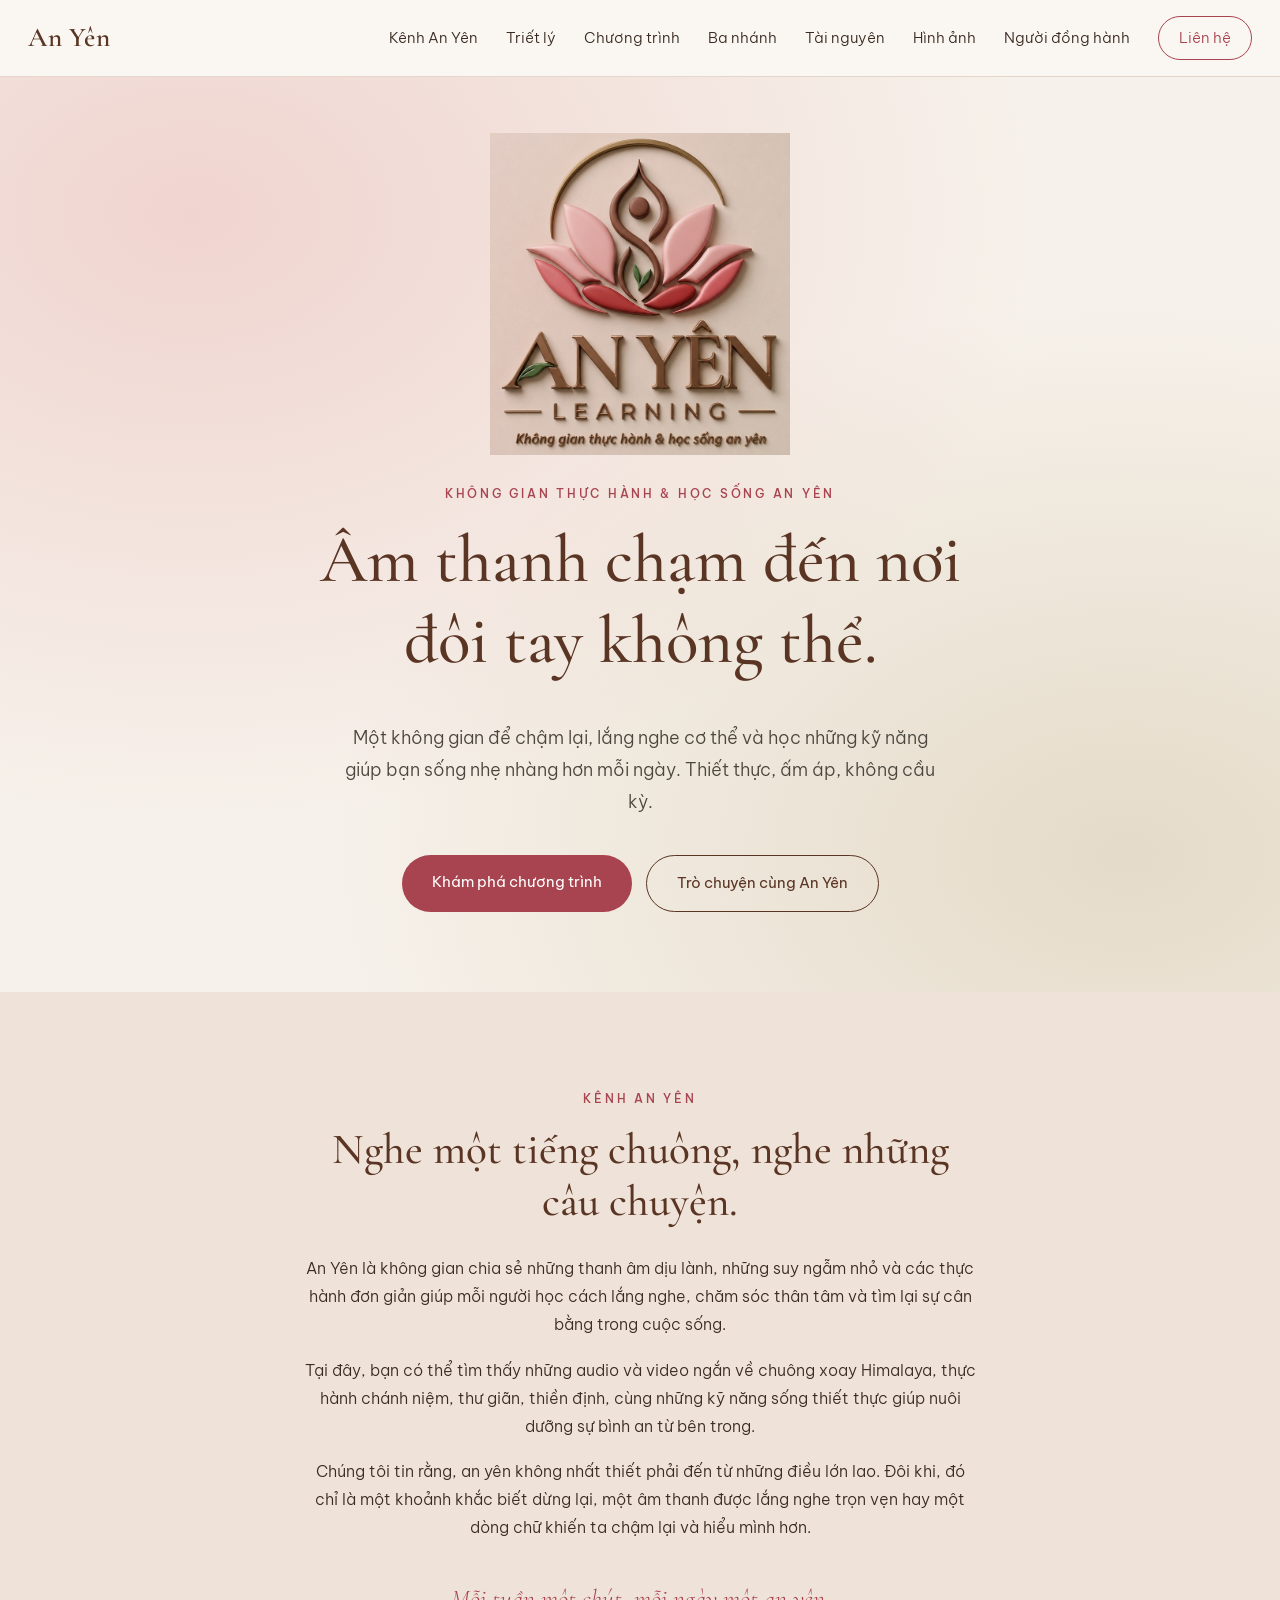
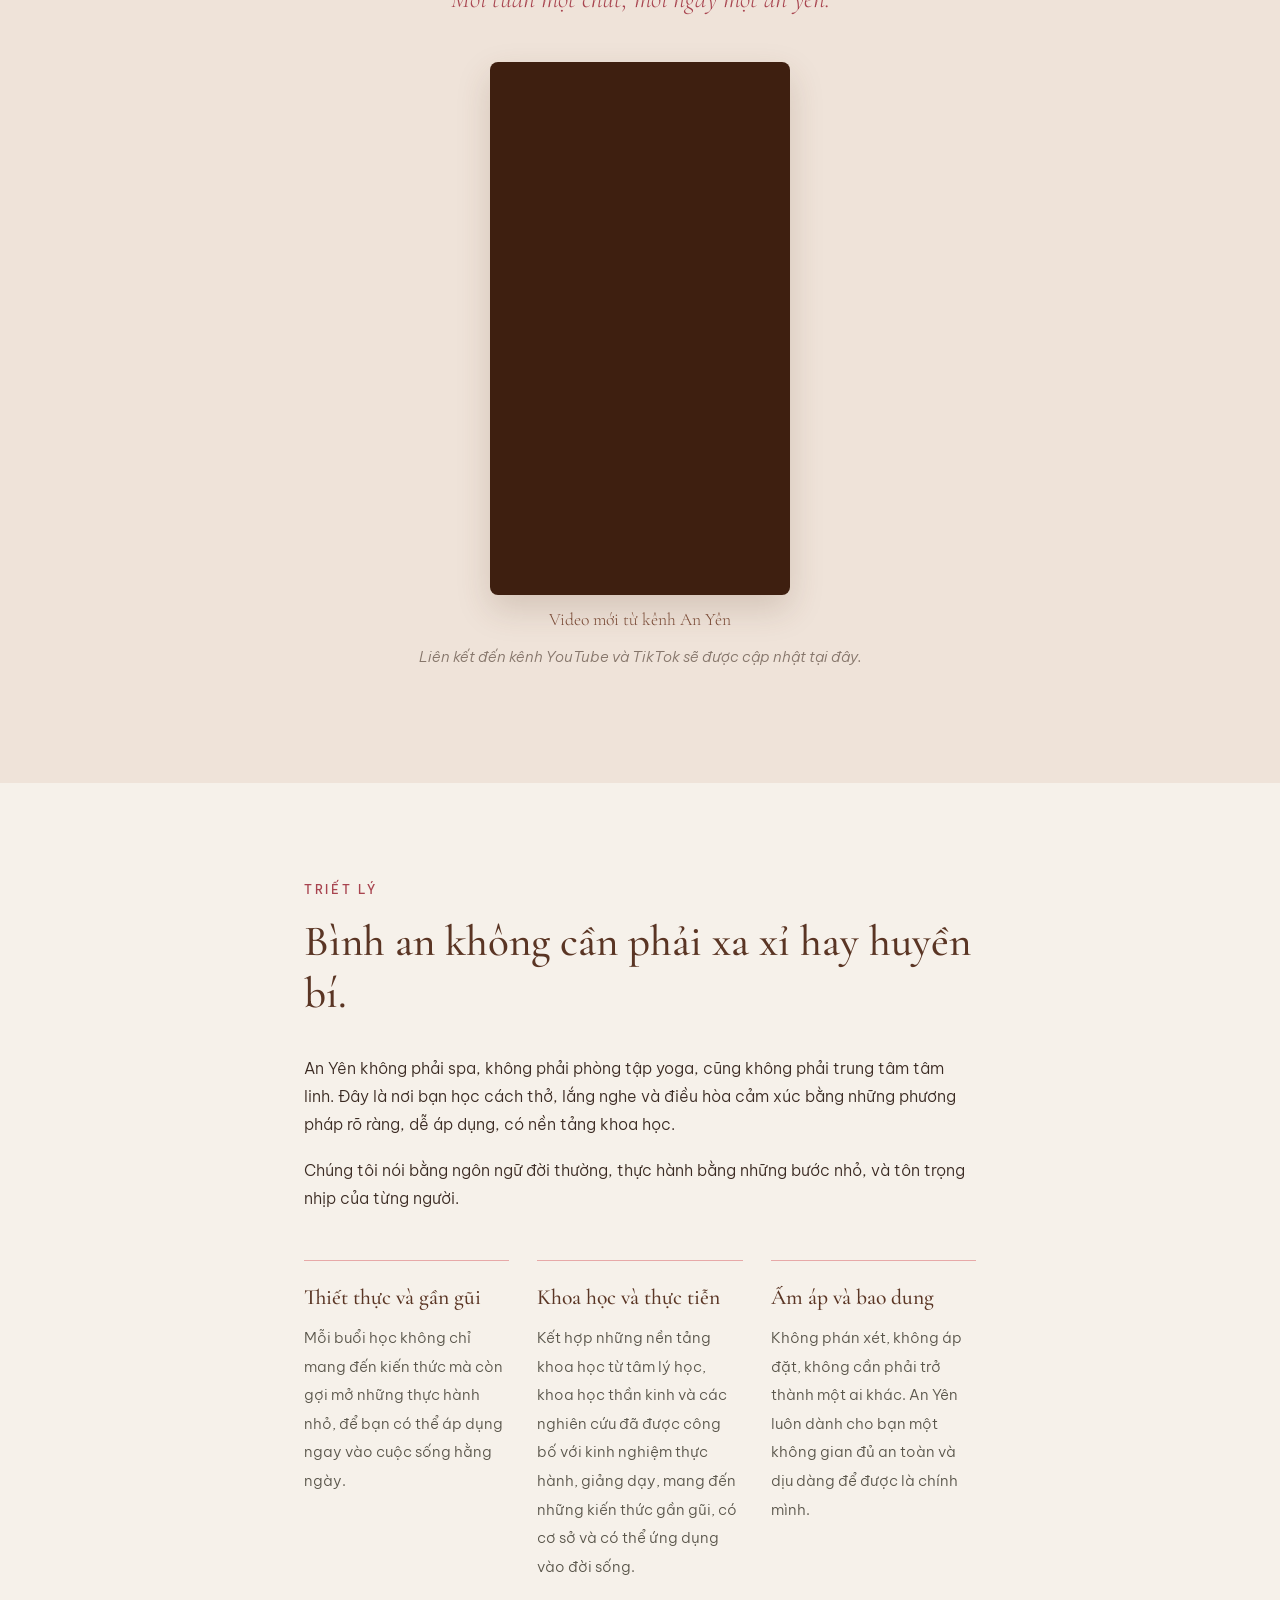
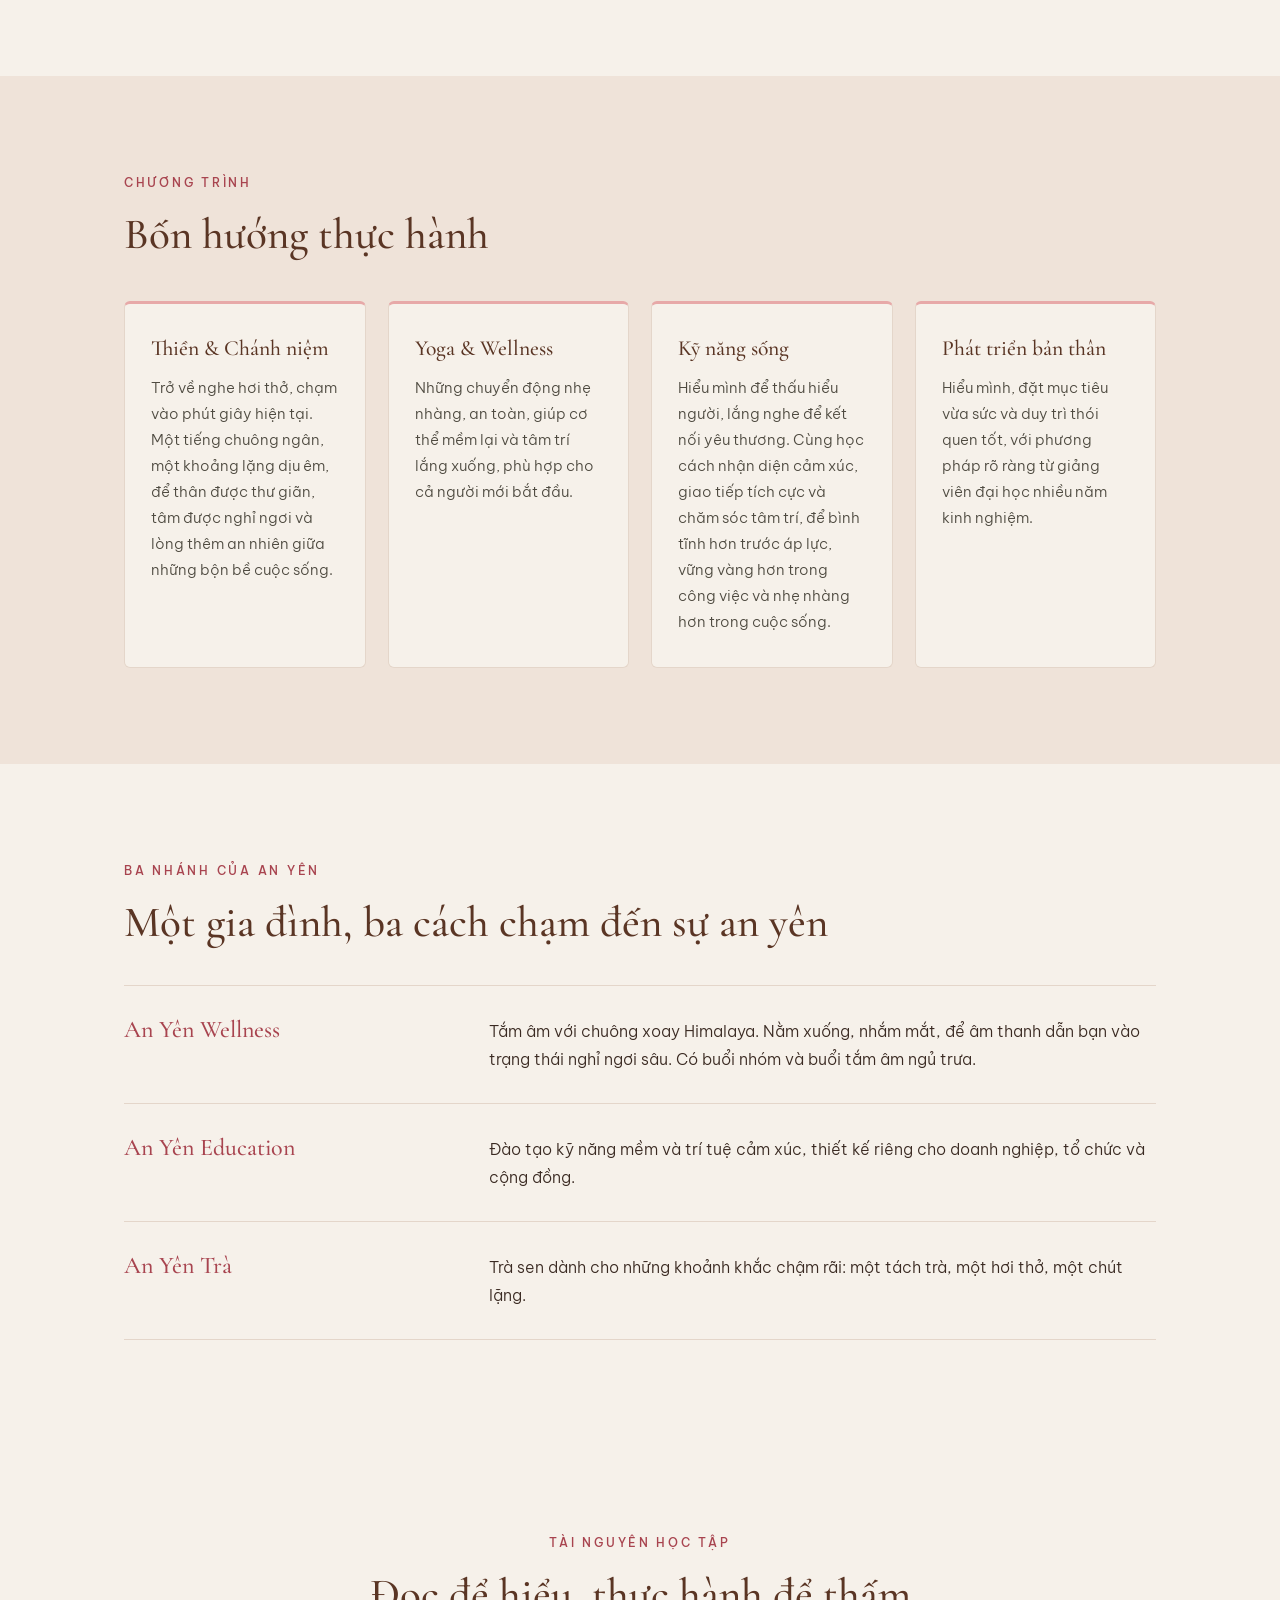
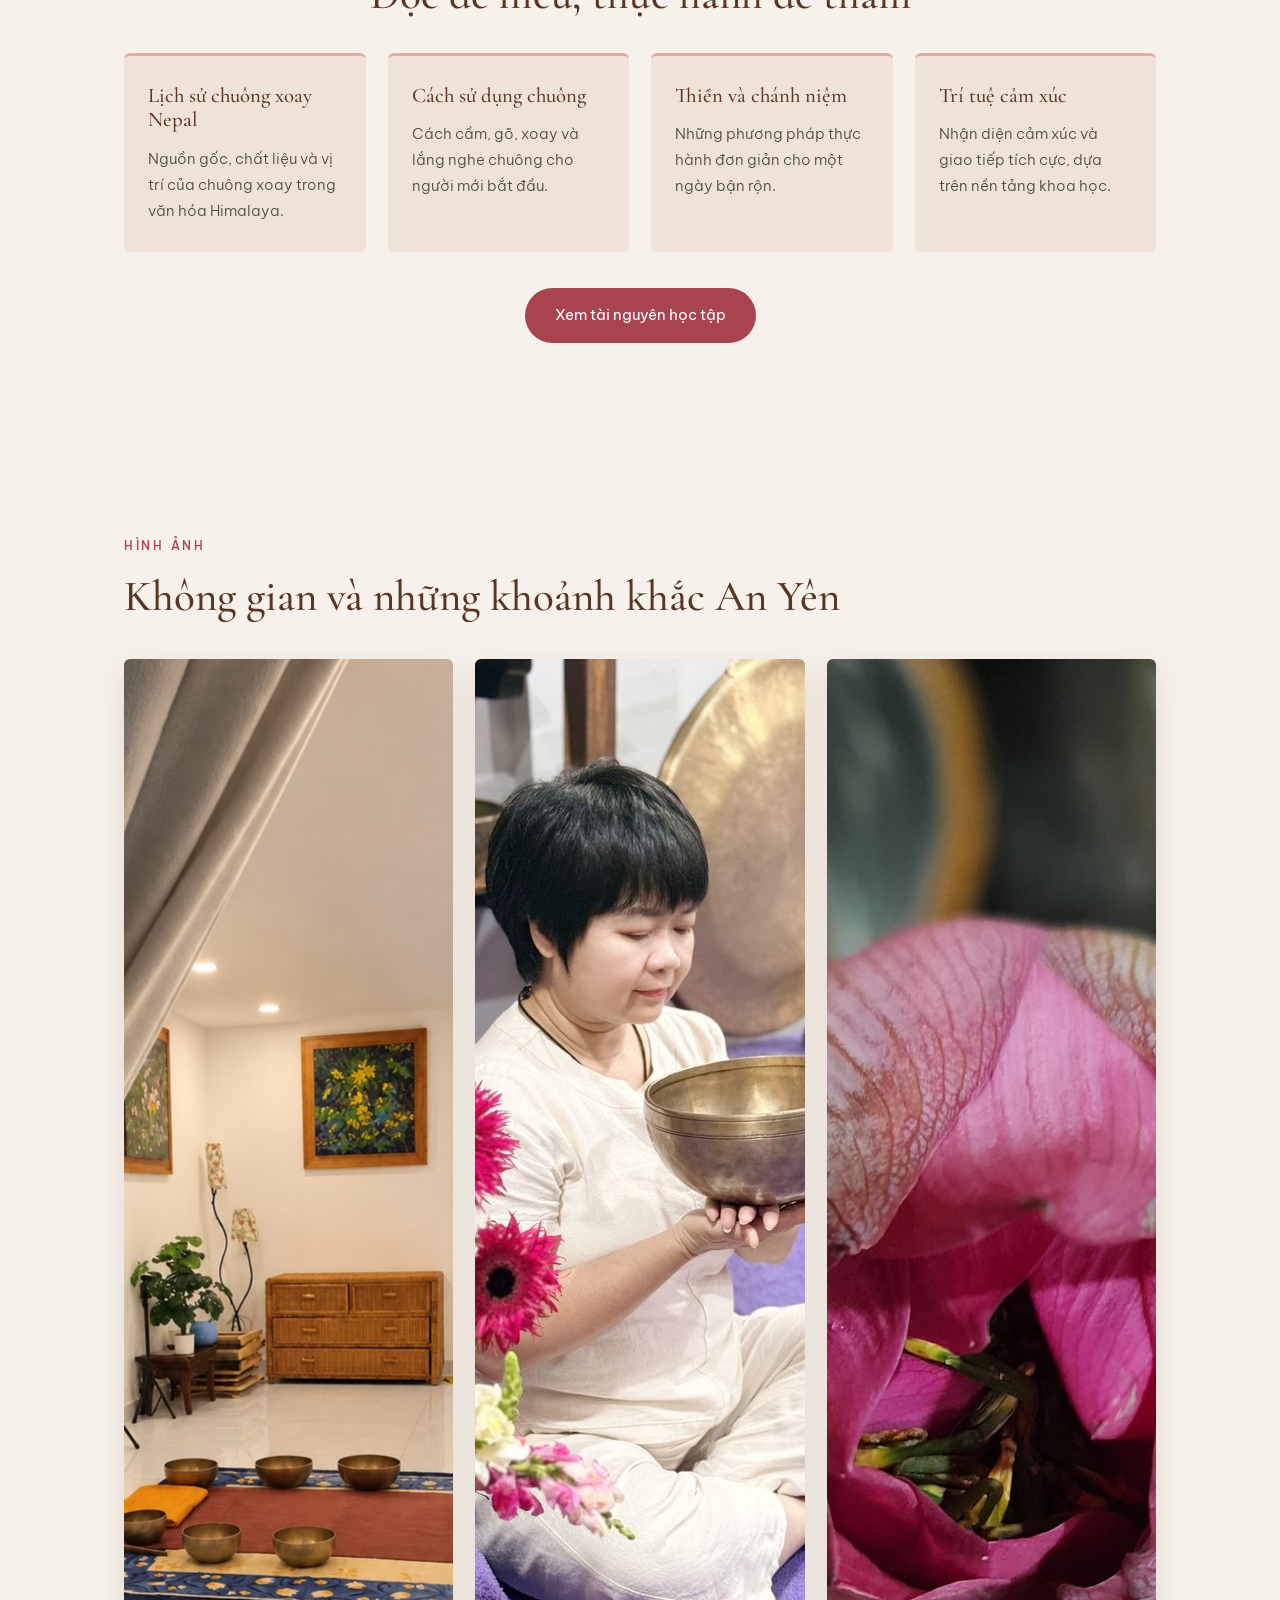
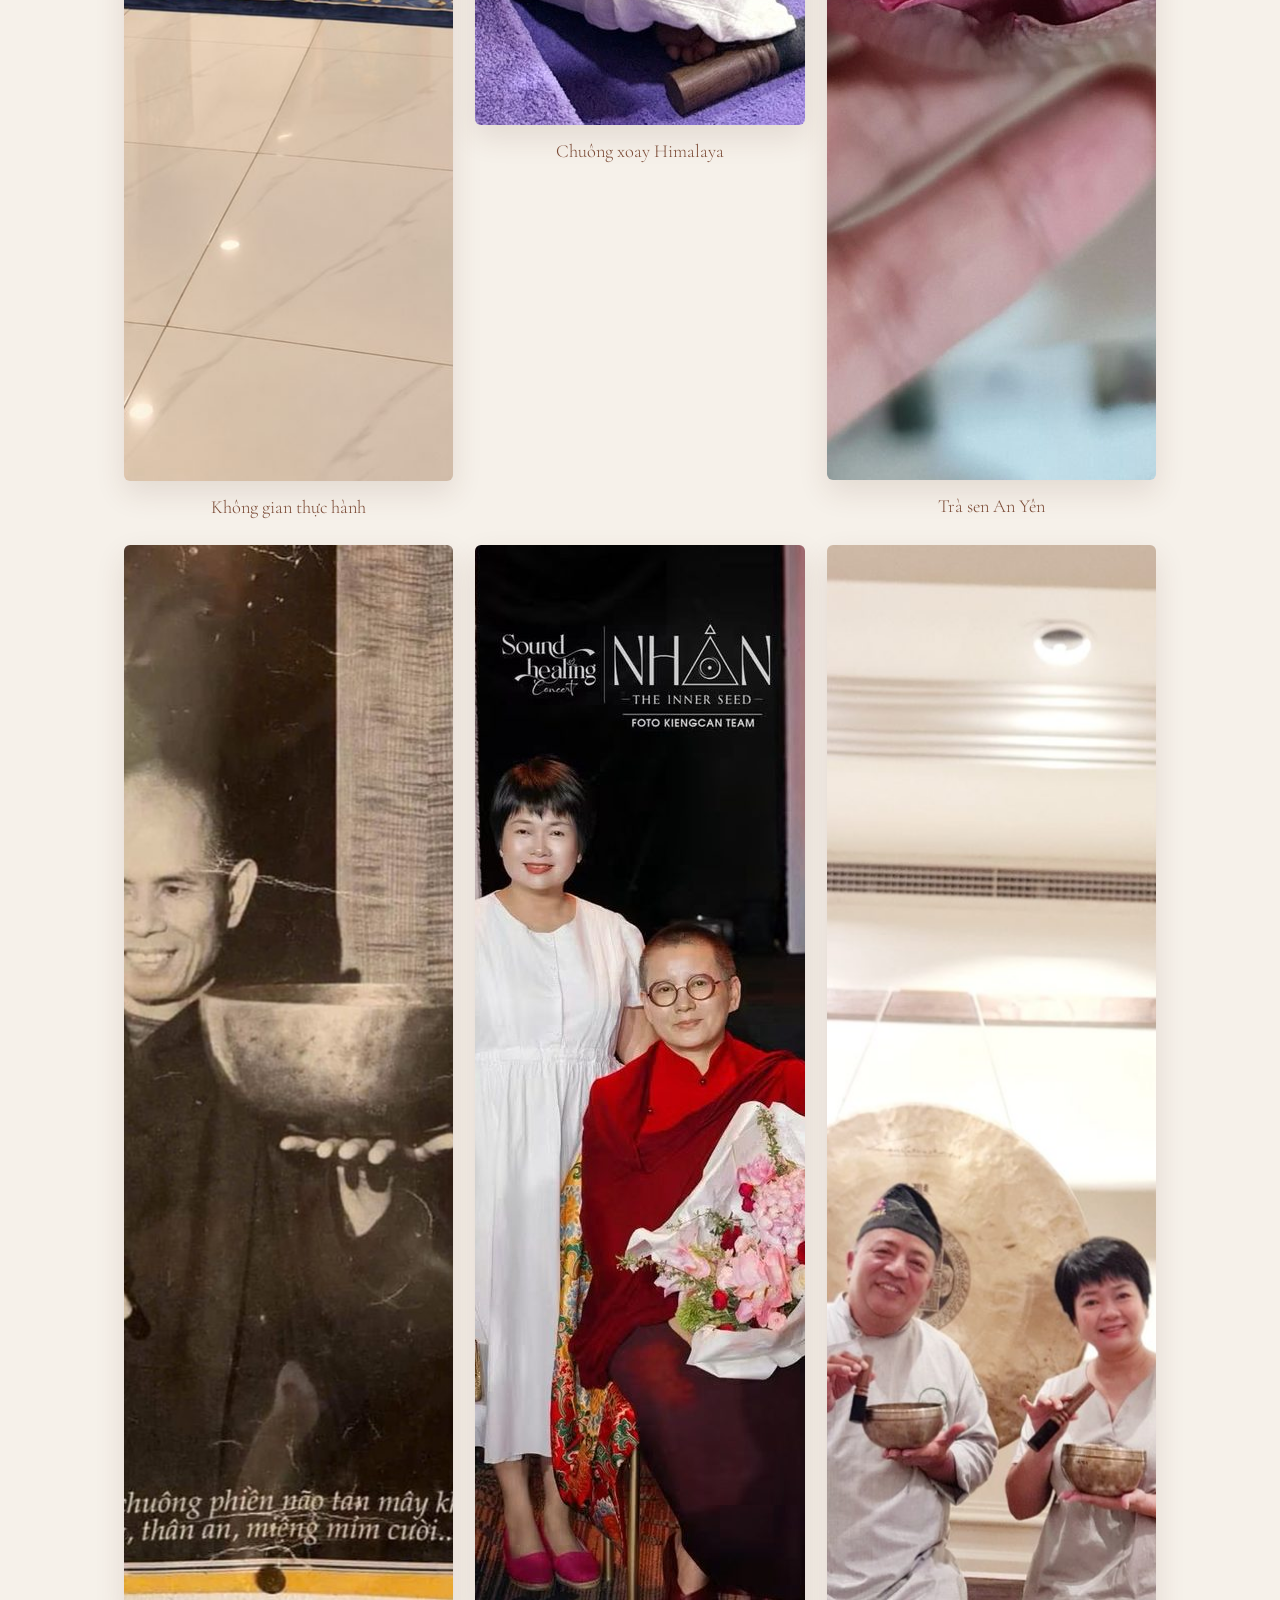
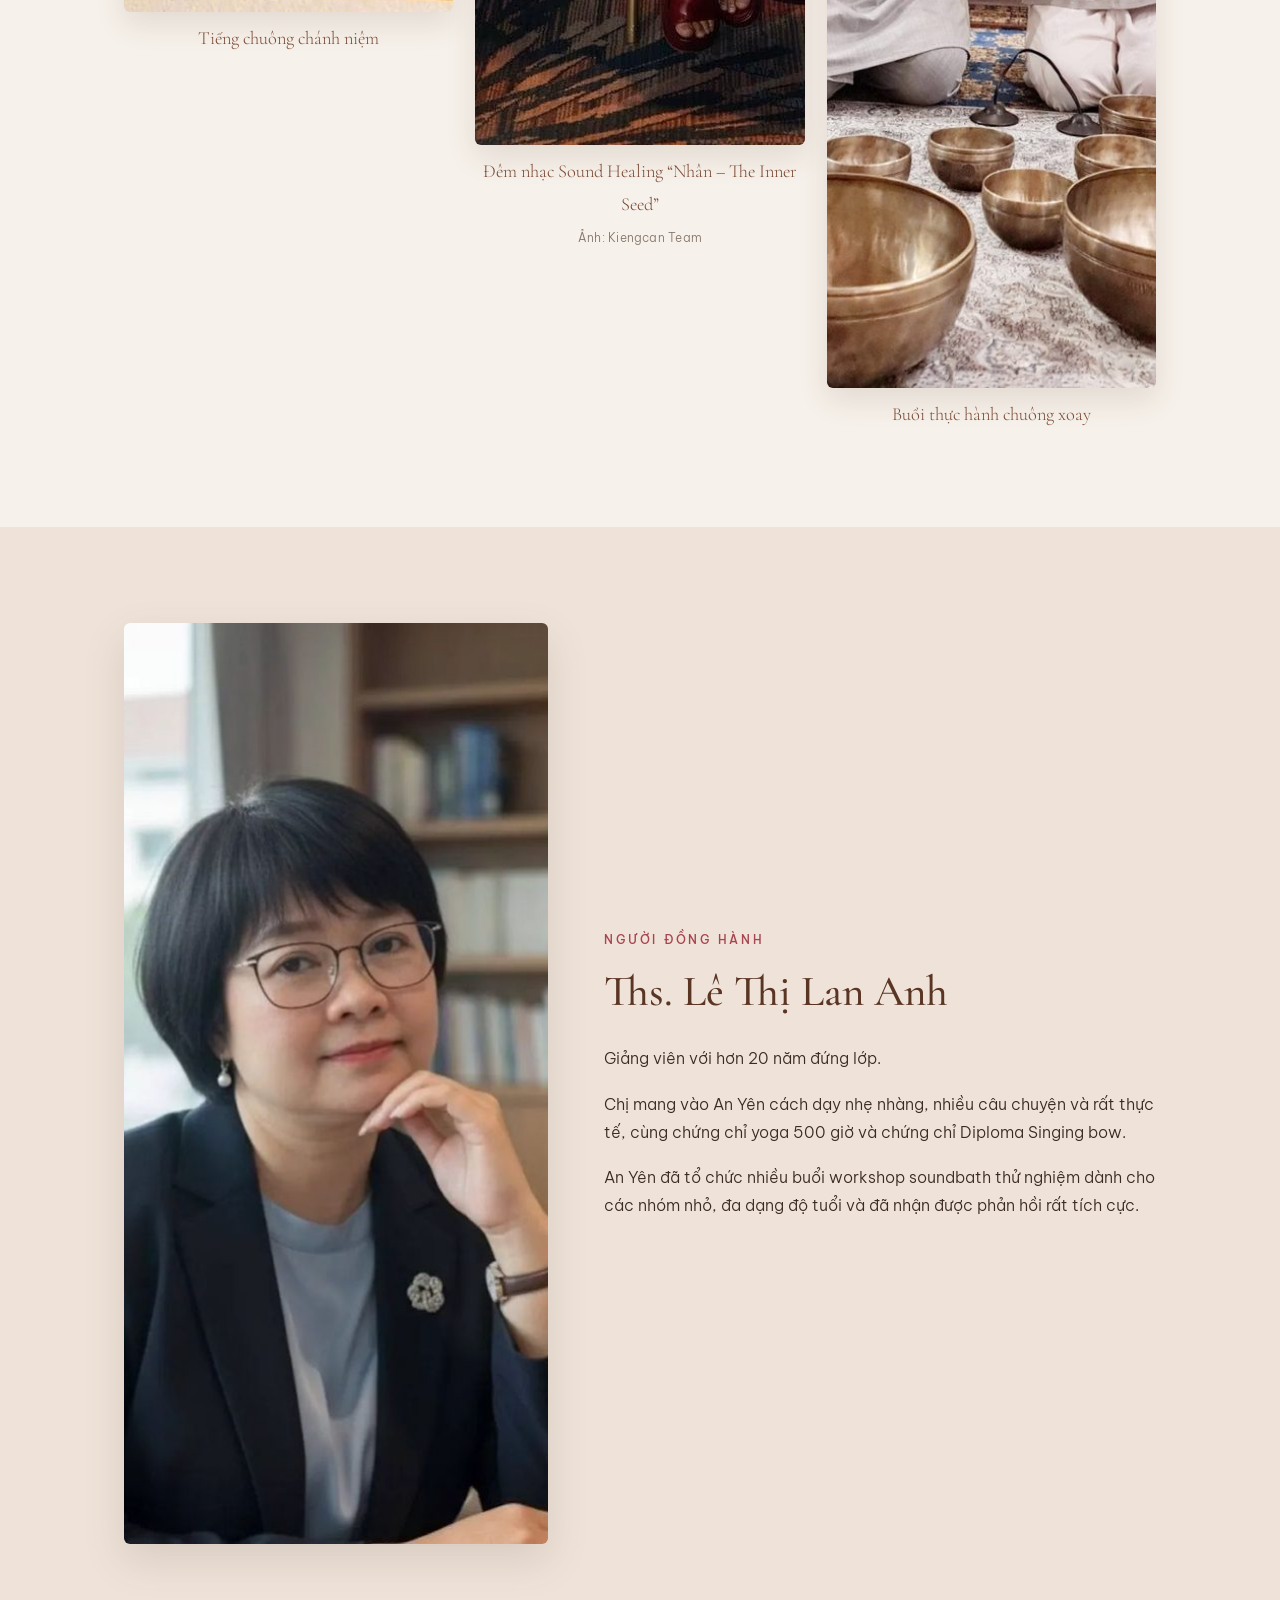
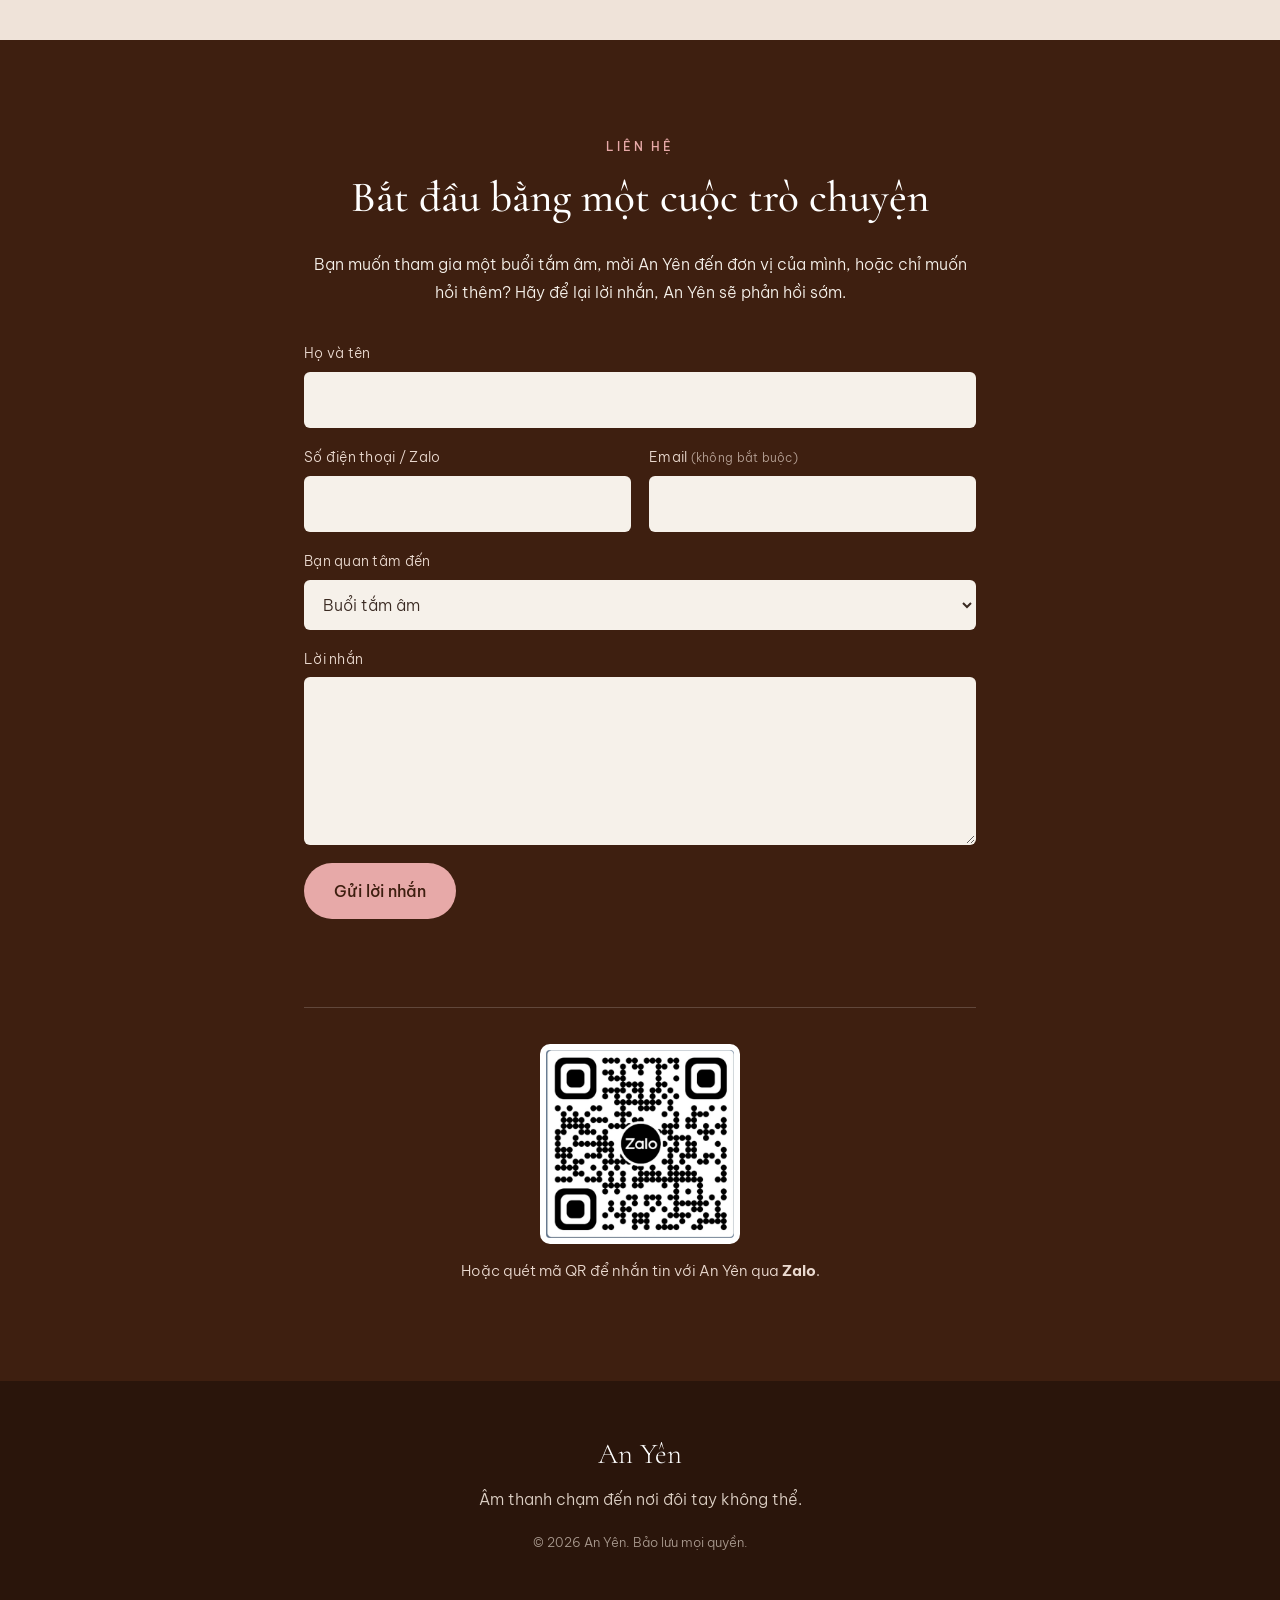
<file: index.html>
<!DOCTYPE html>
<html lang="vi">
<head>
  <meta charset="utf-8">
  <meta name="viewport" content="width=device-width, initial-scale=1">
  <title>An Yên – Thực hành chánh niệm, kỹ năng sống và phát triển bản thân</title>
  <meta name="description" content="An Yên: không gian thực hành chánh niệm, tắm âm, yoga và kỹ năng mềm. Thiết thực, ấm áp, dựa trên bằng chứng.">
  <meta property="og:title" content="An Yên">
  <meta property="og:description" content="Âm thanh chạm đến nơi đôi tay không thể.">
  <meta property="og:type" content="website">
  <link rel="preconnect" href="https://fonts.googleapis.com">
  <link rel="preconnect" href="https://fonts.gstatic.com" crossorigin>
  <link href="https://fonts.googleapis.com/css2?family=Be+Vietnam+Pro:wght@300;400;500&family=Cormorant+Garamond:ital,wght@0,400;0,500;0,600;1,400&display=swap" rel="stylesheet">
  <meta name="theme-color" content="#f6f1ea">
  <link rel="stylesheet" href="style.css">
</head>
<body>

<header class="site-header">
  <a class="brand" href="#top" aria-label="An Yên – về đầu trang">An Yên</a>
  <button class="nav-toggle" aria-label="Mở menu" aria-expanded="false" aria-controls="menu">
    <span></span><span></span>
  </button>
  <nav id="menu" class="nav">
    <a href="#kenh-an-yen">Kênh An Yên</a>
    <a href="#triet-ly">Triết lý</a>
    <a href="#chuong-trinh">Chương trình</a>
    <a href="#nhanh">Ba nhánh</a>
    <a href="tai-nguyen/">Tài nguyên</a>
    <a href="#hinh-anh">Hình ảnh</a>
    <a href="#nguoi-dong-hanh">Người đồng hành</a>
    <a class="nav-cta" href="#lien-he">Liên hệ</a>
  </nav>
</header>

<main id="top">

  <!-- 1. Hero -->
  <section class="hero">
    <div class="hero-inner">
      <img class="hero-logo" src="images/logo-an-yen.jpg" alt="Logo An Yên Learning – Không gian thực hành và học sống an yên" width="760" height="817">
      <p class="eyebrow">Không gian thực hành &amp; học sống an yên</p>
      <h1>Âm thanh chạm đến nơi<br>đôi tay không thể.</h1>
      <p class="lead">Một không gian để chậm lại, lắng nghe cơ thể và học những kỹ năng giúp bạn sống nhẹ nhàng hơn mỗi ngày. Thiết thực, ấm áp, không cầu kỳ.</p>
      <div class="actions">
        <a class="btn btn-primary" href="#chuong-trinh">Khám phá chương trình</a>
        <a class="btn btn-ghost" href="#lien-he">Trò chuyện cùng An Yên</a>
      </div>
    </div>
  </section>

  <!-- Kênh An Yên (đưa lên đầu trang) -->
  <section id="kenh-an-yen" class="section channel">
    <div class="wrap narrow">
      <p class="eyebrow">Kênh An Yên</p>
      <h2>Nghe một tiếng chuông, nghe những câu chuyện.</h2>
      <p>An Yên là không gian chia sẻ những thanh âm dịu lành, những suy ngẫm nhỏ và các thực hành đơn giản giúp mỗi người học cách lắng nghe, chăm sóc thân tâm và tìm lại sự cân bằng trong cuộc sống.</p>
      <p>Tại đây, bạn có thể tìm thấy những audio và video ngắn về chuông xoay Himalaya, thực hành chánh niệm, thư giãn, thiền định, cùng những kỹ năng sống thiết thực giúp nuôi dưỡng sự bình an từ bên trong.</p>
      <p>Chúng tôi tin rằng, an yên không nhất thiết phải đến từ những điều lớn lao. Đôi khi, đó chỉ là một khoảnh khắc biết dừng lại, một âm thanh được lắng nghe trọn vẹn hay một dòng chữ khiến ta chậm lại và hiểu mình hơn.</p>
      <p class="channel-motto">Mỗi tuần một chút, mỗi ngày một an yên.</p>
      <div class="video-row">
        <figure class="video-card">
          <div class="video-frame">
            <iframe src="https://www.youtube-nocookie.com/embed/xoZICOoYcsc" title="Video từ kênh An Yên" loading="lazy" allow="accelerometer; encrypted-media; gyroscope; picture-in-picture" allowfullscreen referrerpolicy="strict-origin-when-cross-origin"></iframe>
          </div>
          <figcaption>Video mới từ kênh An Yên</figcaption>
        </figure>
      </div>
      <p class="muted">Liên kết đến kênh YouTube và TikTok sẽ được cập nhật tại đây.</p>
    </div>
  </section>

  <!-- 2. Triết lý -->
  <section id="triet-ly" class="section philosophy">
    <div class="wrap narrow">
      <p class="eyebrow">Triết lý</p>
      <h2>Bình an không cần phải xa xỉ hay huyền bí.</h2>
      <p>An Yên không phải spa, không phải phòng tập yoga, cũng không phải trung tâm tâm linh. Đây là nơi bạn học cách thở, lắng nghe và điều hòa cảm xúc bằng những phương pháp rõ ràng, dễ áp dụng, có nền tảng khoa học.</p>
      <p>Chúng tôi nói bằng ngôn ngữ đời thường, thực hành bằng những bước nhỏ, và tôn trọng nhịp của từng người.</p>
      <ul class="pillars">
        <li><strong>Thiết thực và gần gũi</strong><span>Mỗi buổi học không chỉ mang đến kiến thức mà còn gợi mở những thực hành nhỏ, để bạn có thể áp dụng ngay vào cuộc sống hằng ngày.</span></li>
        <li><strong>Khoa học và thực tiễn</strong><span>Kết hợp những nền tảng khoa học từ tâm lý học, khoa học thần kinh và các nghiên cứu đã được công bố với kinh nghiệm thực hành, giảng dạy, mang đến những kiến thức gần gũi, có cơ sở và có thể ứng dụng vào đời sống.</span></li>
        <li><strong>Ấm áp và bao dung</strong><span>Không phán xét, không áp đặt, không cần phải trở thành một ai khác. An Yên luôn dành cho bạn một không gian đủ an toàn và dịu dàng để được là chính mình.</span></li>
      </ul>
    </div>
  </section>

  <!-- 3. Chương trình -->
  <section id="chuong-trinh" class="section programs">
    <div class="wrap">
      <p class="eyebrow">Chương trình</p>
      <h2>Bốn hướng thực hành</h2>
      <div class="cards">
        <article class="card">
          <h3>Thiền &amp; Chánh niệm</h3>
          <p>Trở về nghe hơi thở, chạm vào phút giây hiện tại. Một tiếng chuông ngân, một khoảng lặng dịu êm, để thân được thư giãn, tâm được nghỉ ngơi và lòng thêm an nhiên giữa những bộn bề cuộc sống.</p>
        </article>
        <article class="card">
          <h3>Yoga &amp; Wellness</h3>
          <p>Những chuyển động nhẹ nhàng, an toàn, giúp cơ thể mềm lại và tâm trí lắng xuống, phù hợp cho cả người mới bắt đầu.</p>
        </article>
        <article class="card">
          <h3>Kỹ năng sống</h3>
          <p>Hiểu mình để thấu hiểu người, lắng nghe để kết nối yêu thương. Cùng học cách nhận diện cảm xúc, giao tiếp tích cực và chăm sóc tâm trí, để bình tĩnh hơn trước áp lực, vững vàng hơn trong công việc và nhẹ nhàng hơn trong cuộc sống.</p>
        </article>
        <article class="card">
          <h3>Phát triển bản thân</h3>
          <p>Hiểu mình, đặt mục tiêu vừa sức và duy trì thói quen tốt, với phương pháp rõ ràng từ giảng viên đại học nhiều năm kinh nghiệm.</p>
        </article>
      </div>
    </div>
  </section>

  <!-- 4. Ba nhánh -->
  <section id="nhanh" class="section branches">
    <div class="wrap">
      <p class="eyebrow">Ba nhánh của An Yên</p>
      <h2>Một gia đình, ba cách chạm đến sự an yên</h2>
      <div class="branch-list">
        <div class="branch">
          <h3>An Yên Wellness</h3>
          <p>Tắm âm với chuông xoay Himalaya. Nằm xuống, nhắm mắt, để âm thanh dẫn bạn vào trạng thái nghỉ ngơi sâu. Có buổi nhóm và buổi tắm âm ngủ trưa.</p>
        </div>
        <div class="branch">
          <h3>An Yên Education</h3>
          <p>Đào tạo kỹ năng mềm và trí tuệ cảm xúc, thiết kế riêng cho doanh nghiệp, tổ chức và cộng đồng.</p>
        </div>
        <div class="branch">
          <h3>An Yên Trà</h3>
          <p>Trà sen dành cho những khoảnh khắc chậm rãi: một tách trà, một hơi thở, một chút lặng.</p>
        </div>
      </div>
    </div>
  </section>

  <!-- Tài nguyên học tập -->
  <section id="tai-nguyen" class="section home-resources">
    <div class="wrap">
      <p class="eyebrow">Tài nguyên học tập</p>
      <h2>Đọc để hiểu, thực hành để thấm</h2>
      <div class="topic-grid">
        <div class="topic"><h3>Lịch sử chuông xoay Nepal</h3><p>Nguồn gốc, chất liệu và vị trí của chuông xoay trong văn hóa Himalaya.</p></div>
        <div class="topic"><h3>Cách sử dụng chuông</h3><p>Cách cầm, gõ, xoay và lắng nghe chuông cho người mới bắt đầu.</p></div>
        <div class="topic"><h3>Thiền và chánh niệm</h3><p>Những phương pháp thực hành đơn giản cho một ngày bận rộn.</p></div>
        <div class="topic"><h3>Trí tuệ cảm xúc</h3><p>Nhận diện cảm xúc và giao tiếp tích cực, dựa trên nền tảng khoa học.</p></div>
      </div>
      <a class="btn btn-primary" href="tai-nguyen/">Xem tài nguyên học tập</a>
    </div>
  </section>

  <!-- Hình ảnh -->
  <section id="hinh-anh" class="section gallery">
    <div class="wrap">
      <p class="eyebrow">Hình ảnh</p>
      <h2>Không gian và những khoảnh khắc An Yên</h2>
      <div class="gallery-grid">
        <figure>
          <img src="images/khong-gian-an-yen.jpg" alt="Không gian thực hành An Yên với chuông xoay đặt trên thảm" width="800" height="1422" loading="lazy">
          <figcaption>Không gian thực hành</figcaption>
        </figure>
        <figure>
          <img src="images/chuong-xoay.jpg" alt="Cô Lan Anh cầm chuông xoay Himalaya bên bình hoa" width="800" height="1066" loading="lazy">
          <figcaption>Chuông xoay Himalaya</figcaption>
        </figure>
        <figure>
          <img src="images/tra-sen.jpg" alt="Nụ sen hồng dùng làm trà sen" width="800" height="1421" loading="lazy">
          <figcaption>Trà sen An Yên</figcaption>
        </figure>
        <figure>
          <img src="images/chuong-chanh-niem.jpg" alt="Ảnh cũ: vị thiền sư mỉm cười, cầm chuông và dùi chuông" width="800" height="1067" loading="lazy">
          <figcaption>Tiếng chuông chánh niệm</figcaption>
        </figure>
        <figure>
          <img class="pos-top" src="images/dem-nhac-nhan.jpg" alt="Cô Lan Anh chụp ảnh cùng một vị khách mời tại đêm nhạc Sound Healing Concert Nhân – The Inner Seed" width="800" height="1200" loading="lazy">
          <figcaption>Đêm nhạc Sound Healing “Nhân – The Inner Seed”<br><span class="credit">Ảnh: Kiengcan Team</span></figcaption>
        </figure>
        <figure>
          <img class="pos-low" src="images/thuc-hanh-chuong-xoay.jpg" alt="Cô Lan Anh và một người bạn cùng thực hành chuông xoay trước chiếc cồng lớn" width="800" height="1443" loading="lazy">
          <figcaption>Buổi thực hành chuông xoay</figcaption>
        </figure>
      </div>
    </div>
  </section>

  <!-- 5. Người đồng hành -->
  <section id="nguoi-dong-hanh" class="section about">
    <div class="wrap about-grid">
      <img class="about-photo" src="images/lan-anh.jpg" alt="Ths. Lê Thị Lan Anh, người sáng lập An Yên" width="900" height="921" loading="lazy">
      <div>
        <p class="eyebrow">Người đồng hành</p>
        <h2>Ths. Lê Thị Lan Anh</h2>
        <p>Giảng viên với hơn 20 năm đứng lớp.</p>
        <p>Chị mang vào An Yên cách dạy nhẹ nhàng, nhiều câu chuyện và rất thực tế, cùng chứng chỉ yoga 500 giờ và chứng chỉ Diploma Singing bow.</p>
        <p>An Yên đã tổ chức nhiều buổi workshop soundbath thử nghiệm dành cho các nhóm nhỏ, đa dạng độ tuổi và đã nhận được phản hồi rất tích cực.</p>
      </div>
    </div>
  </section>


  <!-- 7. Liên hệ -->
  <section id="lien-he" class="section contact">
    <div class="wrap narrow">
      <p class="eyebrow">Liên hệ</p>
      <h2>Bắt đầu bằng một cuộc trò chuyện</h2>
      <p>Bạn muốn tham gia một buổi tắm âm, mời An Yên đến đơn vị của mình, hoặc chỉ muốn hỏi thêm? Hãy để lại lời nhắn, An Yên sẽ phản hồi sớm.</p>

      <!-- Điền địa chỉ nhận biểu mẫu vào data-endpoint (ví dụ https://formspree.io/f/xxxxxxx) -->
      <form id="contact-form" class="contact-form" data-endpoint="" novalidate>
        <div class="field">
          <label for="cf-name">Họ và tên</label>
          <input id="cf-name" name="name" type="text" autocomplete="name" required>
        </div>
        <div class="field-row">
          <div class="field">
            <label for="cf-phone">Số điện thoại / Zalo</label>
            <input id="cf-phone" name="phone" type="tel" autocomplete="tel" required>
          </div>
          <div class="field">
            <label for="cf-email">Email <span class="opt">(không bắt buộc)</span></label>
            <input id="cf-email" name="email" type="email" autocomplete="email">
          </div>
        </div>
        <div class="field">
          <label for="cf-topic">Bạn quan tâm đến</label>
          <select id="cf-topic" name="topic">
            <option>Buổi tắm âm</option>
            <option>Khóa học / workshop kỹ năng mềm</option>
            <option>Thiền, chánh niệm và yoga</option>
            <option>Trà sen An Yên</option>
            <option>Mời An Yên đến đơn vị của tôi</option>
            <option>Nội dung khác</option>
          </select>
        </div>
        <div class="field">
          <label for="cf-message">Lời nhắn</label>
          <textarea id="cf-message" name="message" rows="5"></textarea>
        </div>
        <input class="hp" type="text" name="_gotcha" tabindex="-1" autocomplete="off" aria-hidden="true">
        <button class="btn btn-rose" type="submit">Gửi lời nhắn</button>
        <p class="form-status" id="form-status" role="status" aria-live="polite"></p>
      </form>

      <div class="qr-block">
        <img src="images/qr-zalo.png" alt="Mã QR Zalo để nhắn tin trực tiếp với An Yên" width="520" height="520" loading="lazy">
        <p>Hoặc quét mã QR để nhắn tin với An Yên qua <strong>Zalo</strong>.</p>
      </div>
    </div>
  </section>

</main>

<footer class="site-footer">
  <p class="footer-brand">An Yên</p>
  <p>Âm thanh chạm đến nơi đôi tay không thể.</p>
  <p class="small">© <span id="year">2026</span> An Yên. Bảo lưu mọi quyền.</p>
</footer>

<script>
  (function () {
    var btn = document.querySelector('.nav-toggle');
    var nav = document.getElementById('menu');
    btn.addEventListener('click', function () {
      var open = nav.classList.toggle('open');
      btn.setAttribute('aria-expanded', open ? 'true' : 'false');
    });
    nav.addEventListener('click', function (e) {
      if (e.target.tagName === 'A') {
        nav.classList.remove('open');
        btn.setAttribute('aria-expanded', 'false');
      }
    });
    document.getElementById('year').textContent = new Date().getFullYear();
    var form = document.getElementById('contact-form');
    var statusEl = document.getElementById('form-status');
    form.addEventListener('submit', function (e) {
      e.preventDefault();
      statusEl.className = 'form-status';
      var endpoint = form.getAttribute('data-endpoint');
      if (!form.name.value.trim() || !form.phone.value.trim()) {
        statusEl.textContent = 'Vui lòng nhập họ tên và số điện thoại/Zalo.';
        statusEl.className = 'form-status err';
        return;
      }
      if (form._gotcha.value) { return; }
      if (!endpoint) {
        statusEl.textContent = 'Biểu mẫu đang được kích hoạt. Vui lòng quay lại sau ít phút.';
        statusEl.className = 'form-status err';
        return;
      }
      var btn = form.querySelector('button[type=submit]');
      btn.disabled = true;
      statusEl.textContent = 'Đang gửi…';
      fetch(endpoint, { method: 'POST', body: new FormData(form), headers: { 'Accept': 'application/json' } })
        .then(function (r) {
          if (!r.ok) { throw new Error('bad'); }
          form.reset();
          statusEl.textContent = 'Cảm ơn bạn. An Yên đã nhận được lời nhắn và sẽ phản hồi sớm.';
          statusEl.className = 'form-status ok';
        })
        .catch(function () {
          statusEl.textContent = 'Chưa gửi được. Bạn vui lòng thử lại sau.';
          statusEl.className = 'form-status err';
        })
        .finally(function () { btn.disabled = false; });
    });

  })();
</script>
</body>
</html>
</file>
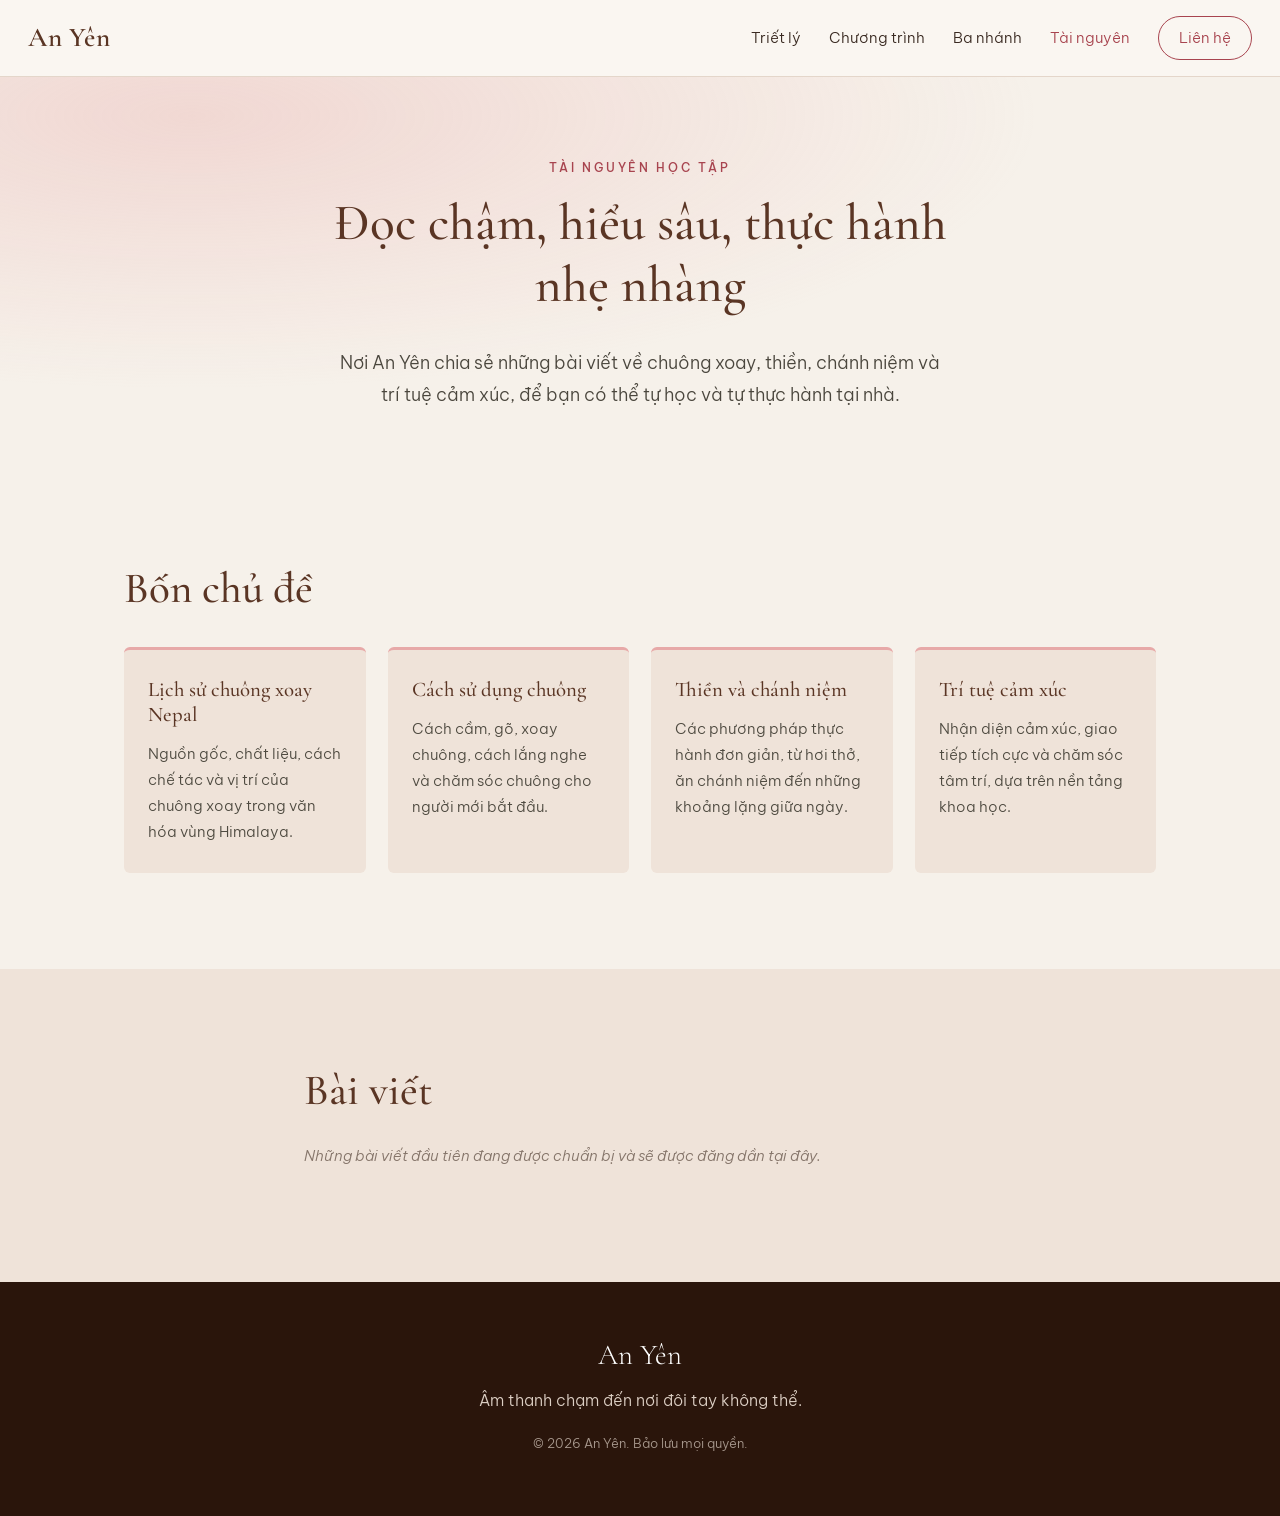
<file: tai-nguyen/index.html>
<!DOCTYPE html>
<html lang="vi">
<head>
  <meta charset="utf-8">
  <meta name="viewport" content="width=device-width, initial-scale=1">
  <title>Tài nguyên học tập – An Yên</title>
  <meta name="description" content="Bài viết về lịch sử chuông xoay Nepal, cách sử dụng chuông, phương pháp thiền, chánh niệm và trí tuệ cảm xúc từ An Yên.">
  <meta name="theme-color" content="#f6f1ea">
  <link rel="preconnect" href="https://fonts.googleapis.com">
  <link rel="preconnect" href="https://fonts.gstatic.com" crossorigin>
  <link href="https://fonts.googleapis.com/css2?family=Be+Vietnam+Pro:wght@300;400;500&family=Cormorant+Garamond:ital,wght@0,400;0,500;0,600;1,400&display=swap" rel="stylesheet">
  <link rel="stylesheet" href="../style.css">
</head>
<body>

<header class="site-header">
  <a class="brand" href="../index.html" aria-label="An Yên – về trang chủ">An Yên</a>
  <button class="nav-toggle" aria-label="Mở menu" aria-expanded="false" aria-controls="menu"><span></span><span></span></button>
  <nav id="menu" class="nav">
    <a href="../index.html#triet-ly">Triết lý</a>
    <a href="../index.html#chuong-trinh">Chương trình</a>
    <a href="../index.html#nhanh">Ba nhánh</a>
    <a href="./" aria-current="page">Tài nguyên</a>
    <a class="nav-cta" href="../index.html#lien-he">Liên hệ</a>
  </nav>
</header>

<main>
  <section class="page-hero">
    <div class="wrap narrow">
      <p class="eyebrow">Tài nguyên học tập</p>
      <h1>Đọc chậm, hiểu sâu, thực hành nhẹ nhàng</h1>
      <p class="lead">Nơi An Yên chia sẻ những bài viết về chuông xoay, thiền, chánh niệm và trí tuệ cảm xúc, để bạn có thể tự học và tự thực hành tại nhà.</p>
    </div>
  </section>

  <section class="section">
    <div class="wrap">
      <h2>Bốn chủ đề</h2>
      <div class="topic-grid">
        <div class="topic">
          <h3>Lịch sử chuông xoay Nepal</h3>
          <p>Nguồn gốc, chất liệu, cách chế tác và vị trí của chuông xoay trong văn hóa vùng Himalaya.</p>
        </div>
        <div class="topic">
          <h3>Cách sử dụng chuông</h3>
          <p>Cách cầm, gõ, xoay chuông, cách lắng nghe và chăm sóc chuông cho người mới bắt đầu.</p>
        </div>
        <div class="topic">
          <h3>Thiền và chánh niệm</h3>
          <p>Các phương pháp thực hành đơn giản, từ hơi thở, ăn chánh niệm đến những khoảng lặng giữa ngày.</p>
        </div>
        <div class="topic">
          <h3>Trí tuệ cảm xúc</h3>
          <p>Nhận diện cảm xúc, giao tiếp tích cực và chăm sóc tâm trí, dựa trên nền tảng khoa học.</p>
        </div>
      </div>
    </div>
  </section>

  <section class="section posts-section">
    <div class="wrap narrow">
      <h2>Bài viết</h2>
      <!-- Danh sách bài viết: thêm từng thẻ <article class="post-card"> tại đây -->
      <div id="post-list" class="post-list">
        <p class="muted">Những bài viết đầu tiên đang được chuẩn bị và sẽ được đăng dần tại đây.</p>
      </div>
    </div>
  </section>
</main>

<footer class="site-footer">
  <p class="footer-brand">An Yên</p>
  <p>Âm thanh chạm đến nơi đôi tay không thể.</p>
  <p class="small">© <span id="year">2026</span> An Yên. Bảo lưu mọi quyền.</p>
</footer>

<script>
  (function () {
    var btn = document.querySelector('.nav-toggle');
    var nav = document.getElementById('menu');
    btn.addEventListener('click', function () {
      var open = nav.classList.toggle('open');
      btn.setAttribute('aria-expanded', open ? 'true' : 'false');
    });
    document.getElementById('year').textContent = new Date().getFullYear();
  })();
</script>
</body>
</html>
</file>
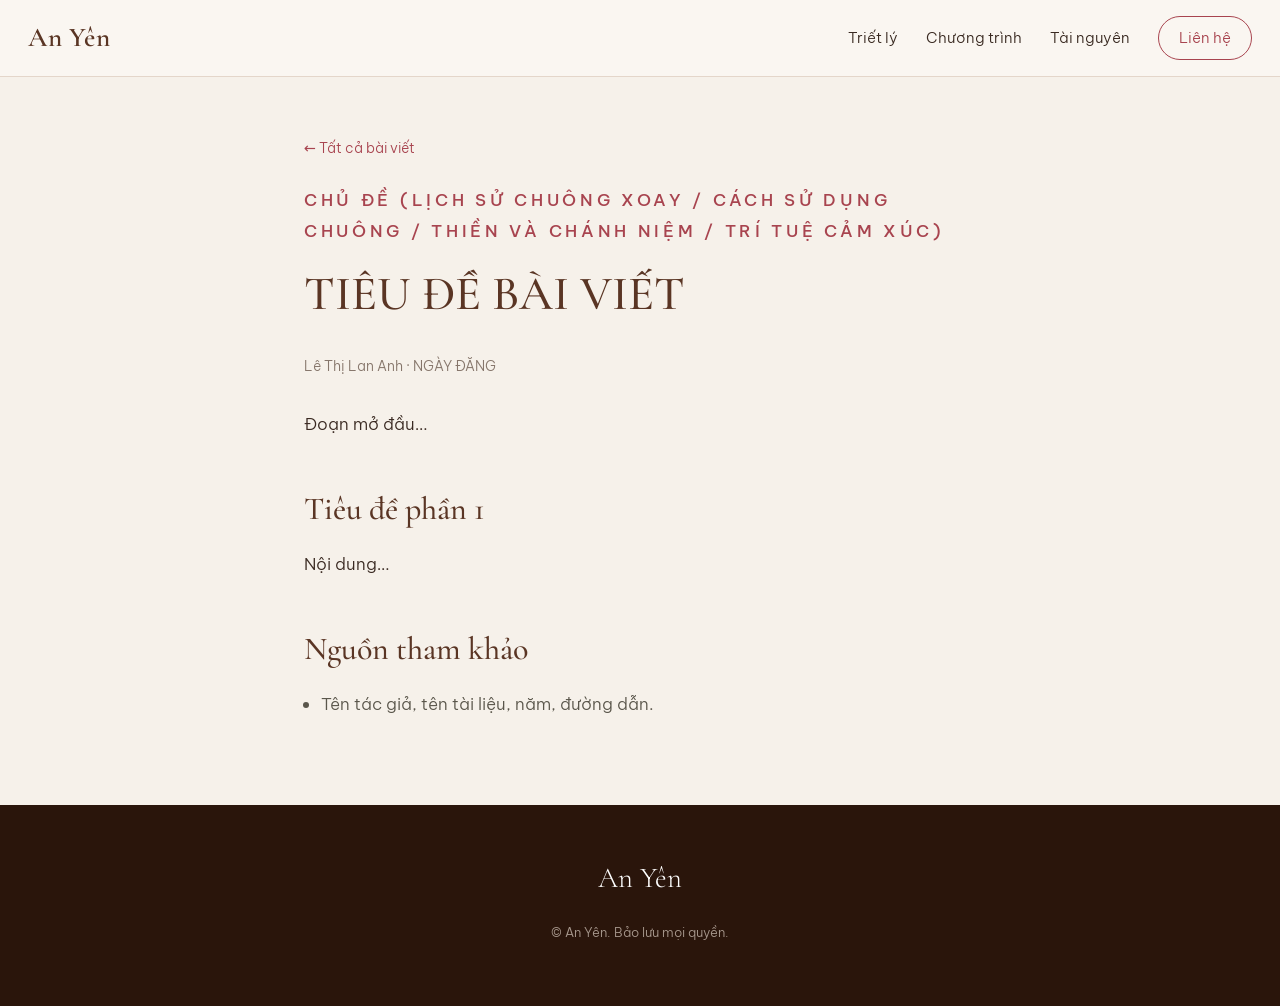
<file: tai-nguyen/_mau-bai-viet.html>
<!DOCTYPE html>
<html lang="vi">
<head>
  <meta charset="utf-8">
  <meta name="viewport" content="width=device-width, initial-scale=1">
  <title>TIÊU ĐỀ BÀI VIẾT – An Yên</title>
  <meta name="description" content="MÔ TẢ NGẮN 1-2 CÂU CỦA BÀI VIẾT">
  <meta name="theme-color" content="#f6f1ea">
  <link rel="preconnect" href="https://fonts.googleapis.com">
  <link rel="preconnect" href="https://fonts.gstatic.com" crossorigin>
  <link href="https://fonts.googleapis.com/css2?family=Be+Vietnam+Pro:wght@300;400;500&family=Cormorant+Garamond:ital,wght@0,400;0,500;0,600;1,400&display=swap" rel="stylesheet">
  <link rel="stylesheet" href="../style.css">
</head>
<body>
<header class="site-header">
  <a class="brand" href="../index.html">An Yên</a>
  <nav class="nav" id="menu">
    <a href="../index.html#triet-ly">Triết lý</a>
    <a href="../index.html#chuong-trinh">Chương trình</a>
    <a href="./">Tài nguyên</a>
    <a class="nav-cta" href="../index.html#lien-he">Liên hệ</a>
  </nav>
</header>
<main>
  <article class="article wrap narrow">
    <a class="back-link" href="./">← Tất cả bài viết</a>
    <p class="eyebrow">CHỦ ĐỀ (Lịch sử chuông xoay / Cách sử dụng chuông / Thiền và chánh niệm / Trí tuệ cảm xúc)</p>
    <h1>TIÊU ĐỀ BÀI VIẾT</h1>
    <p class="meta">Lê Thị Lan Anh · NGÀY ĐĂNG</p>
    <p>Đoạn mở đầu…</p>
    <h2>Tiêu đề phần 1</h2>
    <p>Nội dung…</p>
    <h2>Nguồn tham khảo</h2>
    <ul class="refs">
      <li>Tên tác giả, tên tài liệu, năm, đường dẫn.</li>
    </ul>
  </article>
</main>
<footer class="site-footer">
  <p class="footer-brand">An Yên</p>
  <p class="small">© An Yên. Bảo lưu mọi quyền.</p>
</footer>
</body>
</html>
</file>
<file: style.css>
:root {
  --rose: #e7a9a8;
  --rose-deep: #a8444f;
  --coral: #c9585b;
  --brown: #7a4a35;
  --earth: #5a3524;
  --cocoa: #3e1f10;
  --gold: #b9a173;
  --leaf: #4f7a3a;
  --warm-white: #f6f1ea;
  --cream: #efe3d9;
  --blush: #f3d9d6;
  --ink: #3a2a22;
  --muted: #86766b;
  --line: #e4d6ca;
  --serif: "Cormorant Garamond", Georgia, serif;
  --sans: "Be Vietnam Pro", system-ui, -apple-system, "Segoe UI", sans-serif;
}

* { box-sizing: border-box; }
html { scroll-behavior: smooth; scroll-padding-top: 72px; }
body {
  margin: 0;
  font-family: var(--sans);
  font-weight: 300;
  line-height: 1.75;
  color: var(--ink);
  background: var(--warm-white);
  -webkit-font-smoothing: antialiased;
}
h1, h2, h3 { font-family: var(--serif); font-weight: 500; line-height: 1.2; color: var(--earth); margin: 0 0 .6em; }
h1 { font-size: clamp(2.4rem, 6vw, 4.2rem); }
h2 { font-size: clamp(1.8rem, 4vw, 2.7rem); }
h3 { font-size: 1.5rem; }
p { margin: 0 0 1.1em; }
a { color: inherit; }

.wrap { max-width: 1080px; margin: 0 auto; padding: 0 24px; }
.narrow { max-width: 720px; }
.section { padding: 96px 0; }
.eyebrow { font-size: .78rem; letter-spacing: .22em; text-transform: uppercase; color: var(--rose-deep); font-weight: 500; margin-bottom: 1.2em; }
.muted { color: var(--muted); font-size: .95rem; font-style: italic; }

/* Header */
.site-header {
  position: sticky; top: 0; z-index: 10;
  display: flex; align-items: center; justify-content: space-between;
  padding: 14px 28px;
  background: rgba(250, 247, 241, .92);
  backdrop-filter: blur(8px);
  border-bottom: 1px solid var(--line);
}
.brand { font-family: var(--serif); font-size: 1.7rem; font-weight: 600; color: var(--earth); text-decoration: none; letter-spacing: .02em; }
.nav { display: flex; gap: 28px; align-items: center; font-size: .92rem; }
.nav a { text-decoration: none; color: var(--ink); }
.nav a:hover { color: var(--rose-deep); }
.nav-cta { padding: 8px 20px; border: 1px solid var(--rose-deep); border-radius: 999px; color: var(--rose-deep) !important; }
.nav-cta:hover { background: var(--rose-deep); color: #fff !important; }
.nav-toggle { display: none; background: none; border: 0; padding: 8px; cursor: pointer; }
.nav-toggle span { display: block; width: 24px; height: 2px; background: var(--earth); margin: 6px 0; }

/* Hero */
.hero {
  min-height: 92vh; display: flex; align-items: center;
  padding: 56px 24px 80px;
  background:
    radial-gradient(ellipse at 15% 15%, rgba(231,169,168,.40), transparent 55%),
    radial-gradient(ellipse at 88% 85%, rgba(185,161,115,.28), transparent 50%),
    var(--warm-white);
}
.hero-logo { display: block; width: min(300px, 62vw); height: auto; margin: 0 auto 28px; mix-blend-mode: multiply; }
.hero-inner { max-width: 820px; margin: 0 auto; text-align: center; }
.lead { font-size: 1.15rem; max-width: 600px; margin: 0 auto 2em; color: #4a463d; }
.actions { display: flex; gap: 14px; justify-content: center; flex-wrap: wrap; }
.btn { display: inline-block; padding: 14px 30px; border-radius: 999px; text-decoration: none; font-size: .95rem; font-weight: 400; transition: all .2s; }
.btn-primary { background: var(--rose-deep); color: #fff; }
.btn-primary:hover { background: var(--brown); }
.btn-ghost { border: 1px solid var(--earth); color: var(--earth); }
.btn-ghost:hover { background: var(--earth); color: #fff; }

/* Philosophy */
.philosophy h2 { margin-bottom: .8em; }
.programs .card { border-top: 3px solid var(--rose); }
.pillars { list-style: none; padding: 0; margin: 48px 0 0; display: grid; gap: 28px; grid-template-columns: repeat(3, 1fr); }
.pillars li { padding-top: 18px; border-top: 1px solid var(--rose); }
.pillars strong { display: block; font-family: var(--serif); font-size: 1.35rem; font-weight: 500; color: var(--earth); margin-bottom: .3em; }
.pillars span { font-size: .95rem; color: #5a564b; }

/* Programs */
.programs { background: var(--cream); }
.cards { display: grid; gap: 22px; grid-template-columns: repeat(4, 1fr); margin-top: 40px; }
.card { background: var(--warm-white); border: 1px solid var(--line); border-radius: 6px; padding: 32px 26px; transition: transform .2s, box-shadow .2s; }
.card:hover { transform: translateY(-4px); box-shadow: 0 12px 28px rgba(90,70,54,.08); }
.card h3 { font-size: 1.35rem; }
.card p { font-size: .93rem; margin: 0; color: #4f4b41; }

/* Branches */
.branch-list { display: grid; gap: 0; margin-top: 36px; }
.branch { padding: 30px 0; border-top: 1px solid var(--line); display: grid; grid-template-columns: 1fr 2fr; gap: 32px; align-items: baseline; }
.branch:last-child { border-bottom: 1px solid var(--line); }
.branch h3 { margin: 0; color: var(--rose-deep); }
.branch p { margin: 0; }

/* About */
.about { background: var(--cream); }
.about-grid { display: grid; grid-template-columns: 1fr 1.3fr; gap: 56px; align-items: center; }
.about-photo { display: block; width: 100%; aspect-ratio: 4 / 5; object-fit: cover; object-position: 50% 30%; border-radius: 6px; box-shadow: 0 16px 40px rgba(90,70,54,.15); }

/* Channel & Contact */
.channel { text-align: center; }
.contact { background: var(--cocoa); color: var(--warm-white); text-align: center; }
.contact h2 { color: #fff; }
.contact .eyebrow { color: var(--rose); }
.contact .muted { color: #d9d2c2; }

/* Footer */
.site-footer { text-align: center; padding: 48px 24px; background: #2a150b; color: #dccfc4; }
.footer-brand { font-family: var(--serif); font-size: 1.8rem; color: #fff; margin-bottom: .2em; }
.small { font-size: .8rem; opacity: .7; margin-top: 1.4em; }

/* Responsive */
@media (max-width: 960px) {
  .cards { grid-template-columns: repeat(2, 1fr); }
  .about-grid { grid-template-columns: 1fr; }
  .about-photo { max-width: 320px; }
}
@media (max-width: 720px) {
  .section { padding: 64px 0; }
  .nav-toggle { display: block; }
  .nav {
    position: absolute; top: 100%; left: 0; right: 0;
    flex-direction: column; gap: 0; align-items: stretch;
    background: var(--warm-white); border-bottom: 1px solid var(--line);
    max-height: 0; overflow: hidden; transition: max-height .3s;
  }
  .nav.open { max-height: 400px; }
  .nav a { padding: 14px 28px; }
  .nav-cta { margin: 8px 28px 16px; text-align: center; }
  .pillars { grid-template-columns: 1fr; }
  .cards { grid-template-columns: 1fr; }
  .branch { grid-template-columns: 1fr; gap: 8px; }
}
@media (prefers-reduced-motion: reduce) {
  html { scroll-behavior: auto; }
  * { transition: none !important; }
}

/* Gallery */
.gallery-grid { display: grid; grid-template-columns: repeat(3, 1fr); gap: 22px; margin-top: 36px; }
.gallery-grid figure { margin: 0; }
.gallery-grid img { display: block; width: 100%; aspect-ratio: 3 / 4; object-fit: cover; border-radius: 6px; box-shadow: 0 12px 30px rgba(90,53,36,.12); }
.gallery-grid figcaption { margin-top: 10px; font-family: var(--serif); font-size: 1.15rem; color: var(--brown); text-align: center; }
@media (max-width: 720px) { .gallery-grid { grid-template-columns: 1fr; } }
.gallery-grid img.pos-top { object-position: 50% 0%; }
.gallery-grid img.pos-low { object-position: 50% 62%; }
.credit { font-family: var(--sans); font-size: .75rem; color: var(--muted); letter-spacing: .02em; }

/* Contact form */
.contact-form { text-align: left; margin-top: 36px; display: grid; gap: 18px; }
.field { display: grid; gap: 6px; }
.field-row { display: grid; grid-template-columns: 1fr 1fr; gap: 18px; }
.contact-form label { font-size: .85rem; color: #ead9cf; letter-spacing: .02em; }
.contact-form .opt { opacity: .7; font-size: .78rem; }
.contact-form input, .contact-form select, .contact-form textarea {
  width: 100%; padding: 13px 14px; font: inherit; font-weight: 300; color: var(--ink);
  background: var(--warm-white); border: 1px solid transparent; border-radius: 6px;
}
.contact-form input:focus, .contact-form select:focus, .contact-form textarea:focus { outline: 2px solid var(--rose); outline-offset: 1px; }
.contact-form textarea { resize: vertical; }
.contact-form .hp { position: absolute; left: -9999px; width: 1px; height: 1px; opacity: 0; }
.btn-rose { background: var(--rose); color: var(--cocoa); border: 0; cursor: pointer; font: inherit; font-weight: 500; justify-self: start; }
.btn-rose:hover { background: #f0bcbb; }
.btn-rose:disabled { opacity: .6; cursor: wait; }
.form-status { margin: 0; min-height: 1.5em; font-size: .92rem; }
.form-status.ok { color: #cfe6c0; }
.form-status.err { color: #ffd1c9; }
@media (max-width: 720px) { .field-row { grid-template-columns: 1fr; } }

/* Zalo QR */
.qr-block { margin-top: 48px; padding-top: 36px; border-top: 1px solid rgba(255,255,255,.18); display: flex; flex-direction: column; align-items: center; gap: 14px; }
.qr-block img { width: 200px; height: 200px; border-radius: 10px; background: #fff; padding: 6px; }
.qr-block p { margin: 0; font-size: .95rem; color: #ead9cf; }
.channel-motto { font-family: var(--serif); font-size: 1.6rem; font-style: italic; color: var(--rose-deep); margin-top: 1.4em; }

/* Resources hub & articles */
.page-hero { padding: 80px 24px 56px; text-align: center; background: radial-gradient(ellipse at 15% 10%, rgba(231,169,168,.35), transparent 55%), var(--warm-white); }
.page-hero .lead { margin: 0 auto; max-width: 600px; color: #4a463d; }
.page-hero h1 { font-size: clamp(2rem, 5vw, 3.2rem); }
.topic-grid { display: grid; grid-template-columns: repeat(4, 1fr); gap: 22px; margin-top: 32px; }
.topic { padding: 28px 24px; background: var(--cream); border-radius: 6px; border-top: 3px solid var(--rose); }
.topic h3 { font-size: 1.3rem; }
.topic p { margin: 0; font-size: .93rem; color: #4f4b41; }
.posts-section { background: var(--cream); }
.post-list { display: grid; gap: 18px; margin-top: 24px; }
.post-card { display: block; padding: 24px 26px; background: var(--warm-white); border: 1px solid var(--line); border-radius: 6px; text-decoration: none; }
.post-card:hover { box-shadow: 0 10px 26px rgba(90,53,36,.1); }
.post-card .tag { font-size: .75rem; letter-spacing: .18em; text-transform: uppercase; color: var(--rose-deep); }
.post-card h3 { margin: .3em 0 .3em; }
.post-card p { margin: 0; font-size: .95rem; color: #4f4b41; }
.home-resources { background: var(--warm-white); text-align: center; }
.home-resources .topic-grid { text-align: left; }
.home-resources .btn { margin-top: 36px; }
.nav a[aria-current="page"] { color: var(--rose-deep); }
.article { padding-top: 56px; padding-bottom: 72px; }
.article h1 { font-size: clamp(2rem, 5vw, 3rem); }
.article h2 { margin-top: 1.6em; font-size: clamp(1.5rem, 3.5vw, 2rem); }
.article .meta { color: var(--muted); font-size: .9rem; margin-bottom: 2em; }
.article p, .article li { font-size: 1.05rem; line-height: 1.85; }
.back-link { display: inline-block; margin-bottom: 1.6em; font-size: .9rem; color: var(--rose-deep); text-decoration: none; }
.refs { font-size: .9rem; color: #5a564b; padding-left: 1.2em; }
@media (max-width: 960px) { .topic-grid { grid-template-columns: repeat(2, 1fr); } }
@media (max-width: 720px) { .topic-grid { grid-template-columns: 1fr; } }

/* Video embeds */
.video-row { display: flex; flex-wrap: wrap; justify-content: center; gap: 24px; margin: 40px 0 8px; }
.video-card { margin: 0; width: min(300px, 100%); }
.video-frame { position: relative; aspect-ratio: 9 / 16; border-radius: 8px; overflow: hidden; background: var(--cocoa); box-shadow: 0 14px 34px rgba(90,53,36,.18); }
.video-frame iframe { position: absolute; inset: 0; width: 100%; height: 100%; border: 0; }
.video-card figcaption { margin-top: 10px; font-family: var(--serif); font-size: 1.1rem; color: var(--brown); }
.channel { background: var(--cream); }
</file>
